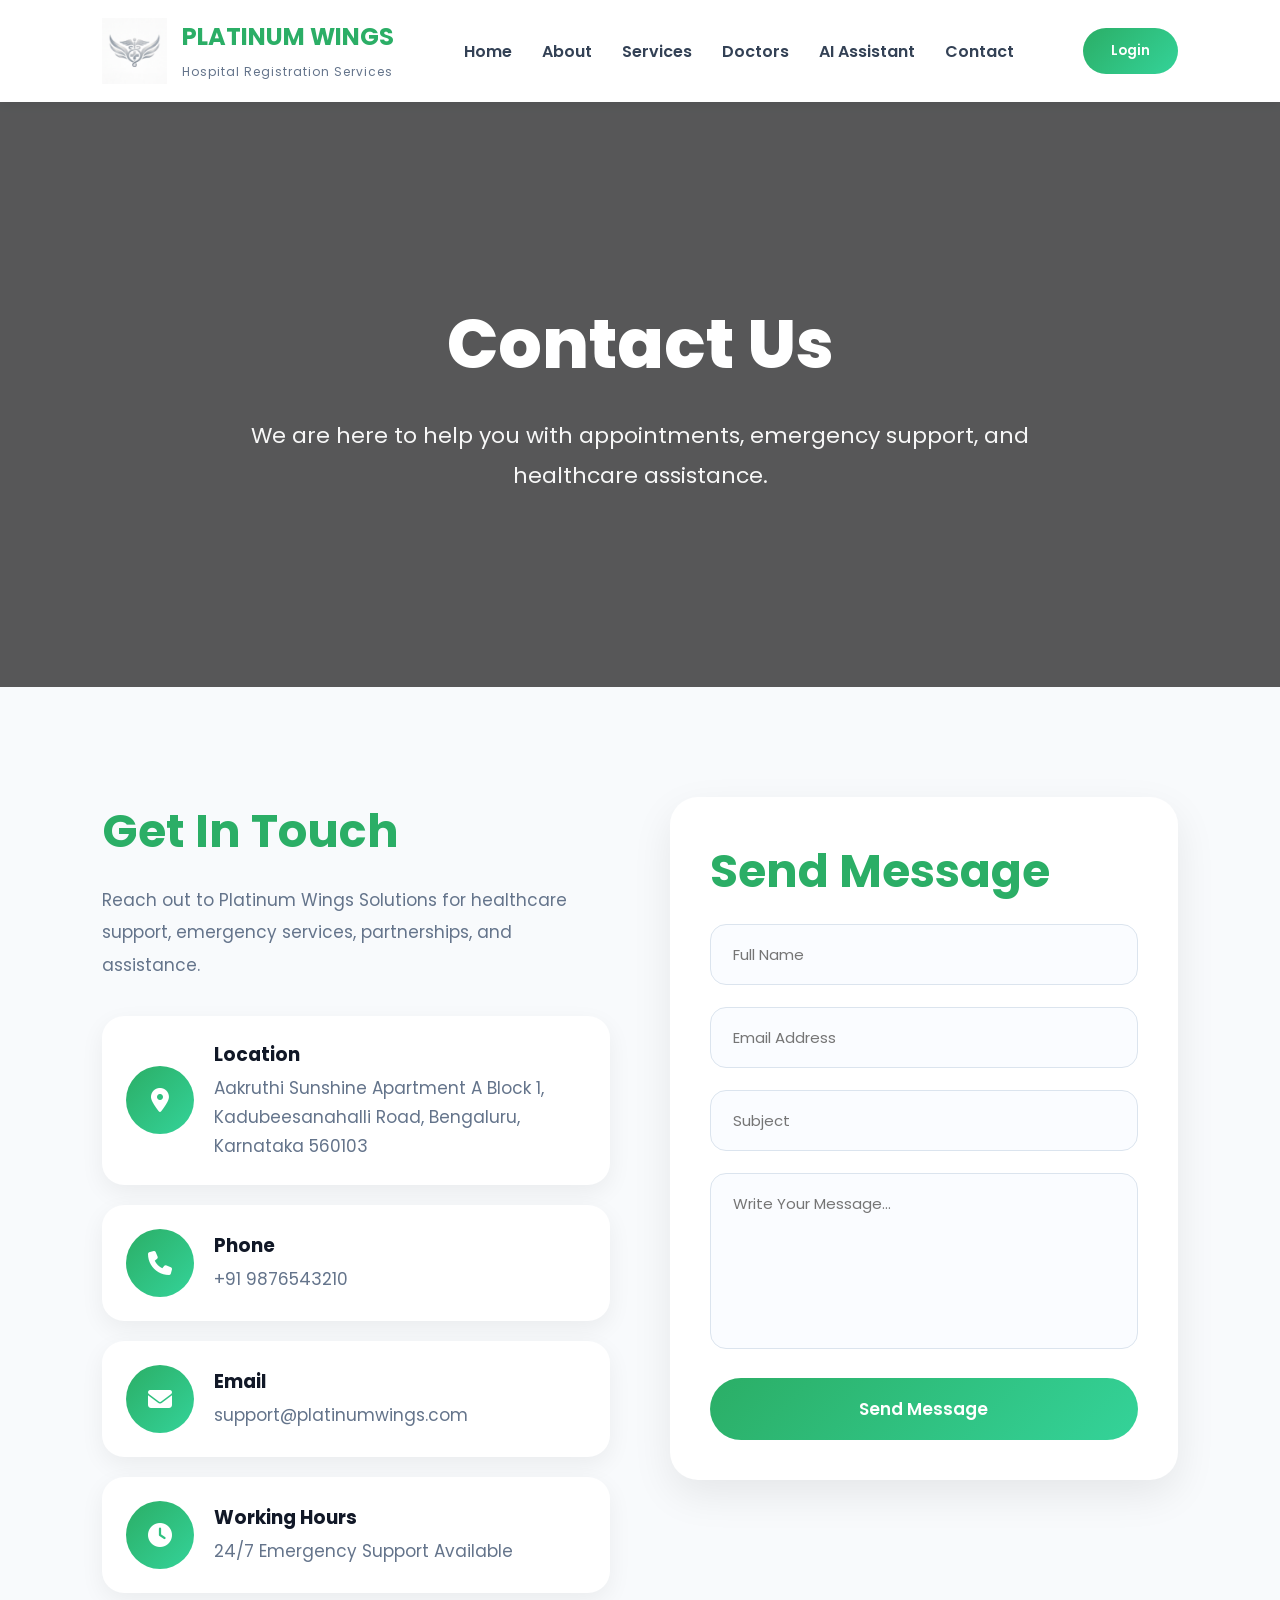
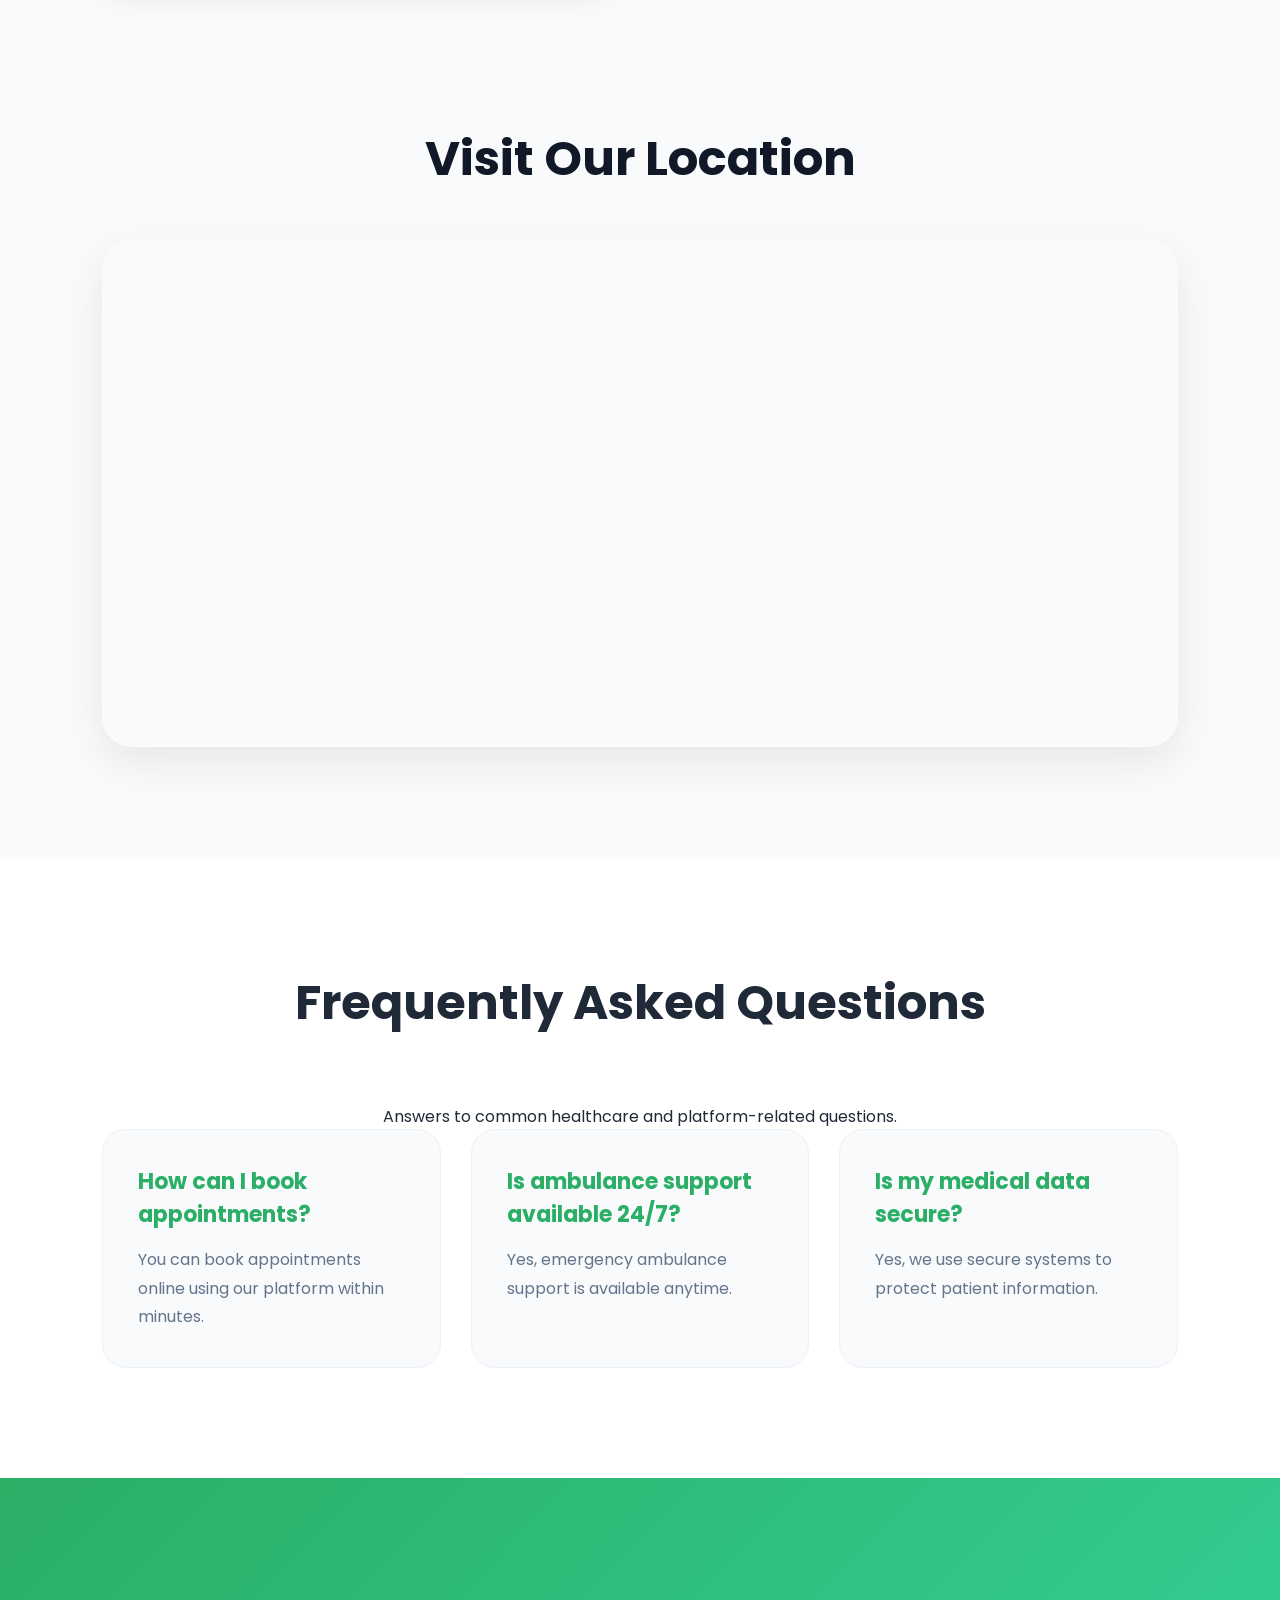
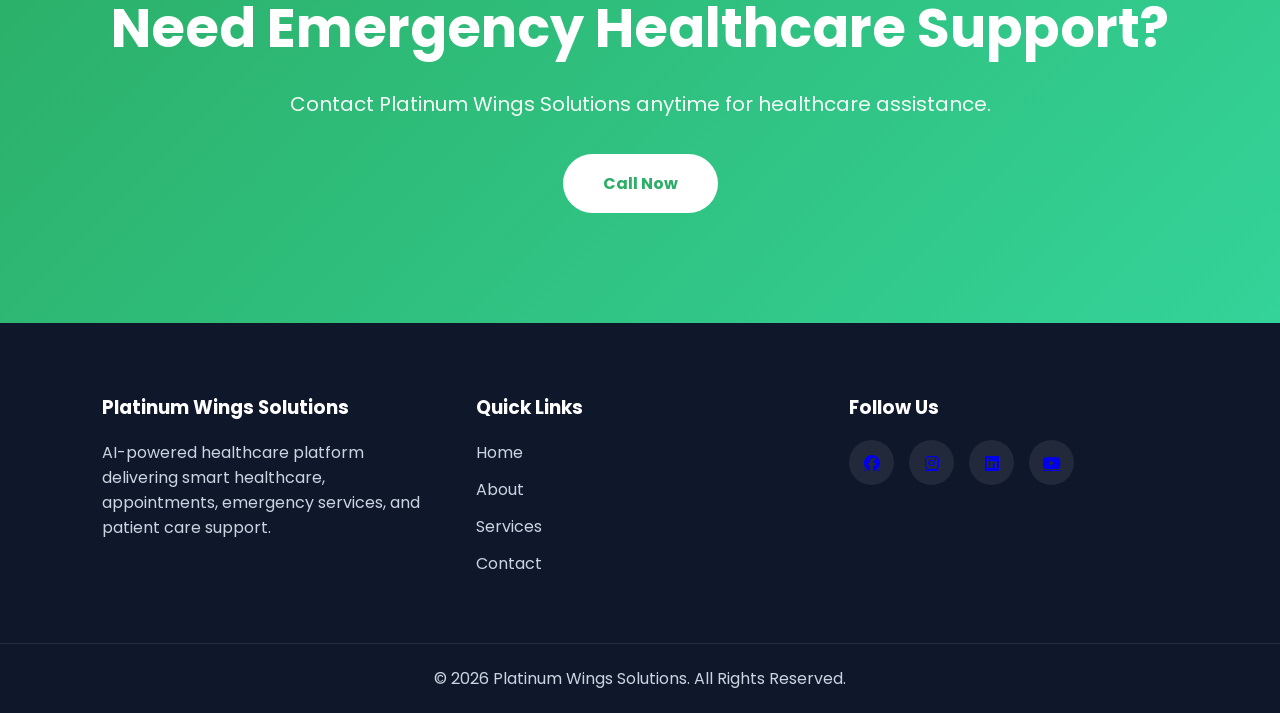
<file: HTML/contact.html>
<!DOCTYPE html>
<html lang="en">

<head>

    <meta charset="UTF-8">
    <meta name="viewport" content="width=device-width, initial-scale=1.0">

    <title>Contact Us | Platinum Wings Solutions</title>

    <!-- GOOGLE FONT -->
    <link href="https://fonts.googleapis.com/css2?family=Poppins:wght@300;400;500;600;700;800&display=swap"
        rel="stylesheet">

    <!-- CSS -->
    <link rel="stylesheet" href="../CSS/contact.css">

    <!-- FONT AWESOME -->
    <link rel="stylesheet"
        href="https://cdnjs.cloudflare.com/ajax/libs/font-awesome/6.5.1/css/all.min.css">

</head>

<body>

<header>
    <nav class="navbar">

        <div class="logo-section">

            <img src="../RESOURCES/PWS Logo.png" alt="PWS Logo">

            <div>
                <h2>PLATINUM WINGS</h2>
                <span>Hospital Registration Services</span>
            </div>

        </div>

        <ul class="nav-links">

            <li><a href="../index.html">Home</a></li>
            <li><a href="./about.html">About</a></li>
            <li><a href="./services.html">Services</a></li>
            <li><a href="./doctors.html">Doctors</a></li>
            <li><a href="./ai-assistant.html">AI Assistant</a></li>
            <li><a href="./contact.html">Contact</a></li>

        </ul>

        <button onclick="window.location.href='./login.html'" class="nav-btn">
            Login
        </button>

    </nav>
</header>

<!-- HERO -->

<section class="contact-hero">

    <div class="overlay"></div>

    <div class="hero-content">

        <h1>Contact Us</h1>

        <p>
            We are here to help you with appointments,
            emergency support, and healthcare assistance.
        </p>

    </div>

</section>

<!-- CONTACT -->

<section class="contact-section">

    <div class="contact-left">

        <h2>Get In Touch</h2>

        <p>
            Reach out to Platinum Wings Solutions for healthcare support,
            emergency services, partnerships, and assistance.
        </p>

        <div class="contact-card">

            <i class="fa-solid fa-location-dot"></i>

            <div>

                <h3>Location</h3>

                <p>
                    Aakruthi Sunshine Apartment A Block 1,
                    Kadubeesanahalli Road,
                    Bengaluru, Karnataka 560103
                </p>

            </div>

        </div>

        <div class="contact-card">

            <i class="fa-solid fa-phone"></i>

            <div>

                <h3>Phone</h3>

                <p>+91 9876543210</p>

            </div>

        </div>

        <div class="contact-card">

            <i class="fa-solid fa-envelope"></i>

            <div>

                <h3>Email</h3>

                <p>support@platinumwings.com</p>

            </div>

        </div>

        <div class="contact-card">

            <i class="fa-solid fa-clock"></i>

            <div>

                <h3>Working Hours</h3>

                <p>24/7 Emergency Support Available</p>

            </div>

        </div>

    </div>

    <div class="contact-right">

        <form id="contactForm">

            <h2>Send Message</h2>

            <div class="input-group">
                <input type="text" placeholder="Full Name" required>
            </div>

            <div class="input-group">
                <input type="email" placeholder="Email Address" required>
            </div>

            <div class="input-group">
                <input type="text" placeholder="Subject" required>
            </div>

            <div class="input-group">
                <textarea rows="6"
                    placeholder="Write Your Message..."
                    required></textarea>
            </div>

            <button type="submit">
                Send Message
            </button>

        </form>

    </div>

</section>

<!-- MAP -->

<section class="map-section">

    <h2>Visit Our Location</h2>

    <div class="map-container">

        <iframe
            src="https://maps.google.com/maps?q=Aakruthi%20Sunshine%20Apartment%20A%20Block%201%20Kadubeesanahalli%20Road%20Bengaluru%20560103&t=&z=15&ie=UTF8&iwloc=&output=embed"
            allowfullscreen=""
            loading="lazy">
        </iframe>

    </div>

</section>

<!-- FAQ -->

<section class="faq-section">

    <h2>Frequently Asked Questions</h2>

    <p class="section-subtitle">
        Answers to common healthcare and platform-related questions.
    </p>

    <div class="faq-container">

        <div class="faq-box">

            <h3>
                How can I book appointments?
            </h3>

            <p>
                You can book appointments online using our platform
                within minutes.
            </p>

        </div>

        <div class="faq-box">

            <h3>
                Is ambulance support available 24/7?
            </h3>

            <p>
                Yes, emergency ambulance support is available anytime.
            </p>

        </div>

        <div class="faq-box">

            <h3>
                Is my medical data secure?
            </h3>

            <p>
                Yes, we use secure systems to protect patient information.
            </p>

        </div>

    </div>

</section>

<!-- CTA -->

<section class="cta-section">

    <h2>
        Need Emergency Healthcare Support?
    </h2>

    <p>
        Contact Platinum Wings Solutions anytime for healthcare assistance.
    </p>

    <button>
        Call Now
    </button>

</section>

<!-- FOOTER -->

<footer>

    <div class="footer-container">

        <div class="footer-about">

            <h3>Platinum Wings Solutions</h3>

            <p>
                AI-powered healthcare platform delivering smart healthcare,
                appointments, emergency services, and patient care support.
            </p>

        </div>

        <div class="footer-links">

            <h3>Quick Links</h3>

            <ul>

                <li><a href="../index.html">Home</a></li>
                <li><a href="./about.html">About</a></li>
                <li><a href="./services.html">Services</a></li>
                <li><a href="./contact.html">Contact</a></li>

            </ul>

        </div>

        <div class="footer-social">

            <h3>Follow Us</h3>

            <div class="social-icons">

                <a href="#"><i class="fa-brands fa-facebook"></i></a>
                <a href="#"><i class="fa-brands fa-instagram"></i></a>
                <a href="#"><i class="fa-brands fa-linkedin"></i></a>
                <a href="#"><i class="fa-brands fa-youtube"></i></a>

            </div>

        </div>

    </div>

    <div class="footer-bottom">

        <p>
            © 2026 Platinum Wings Solutions. All Rights Reserved.
        </p>

    </div>

</footer>

<script src="../JS/contact.js"></script>

</body>
</html>
</file>
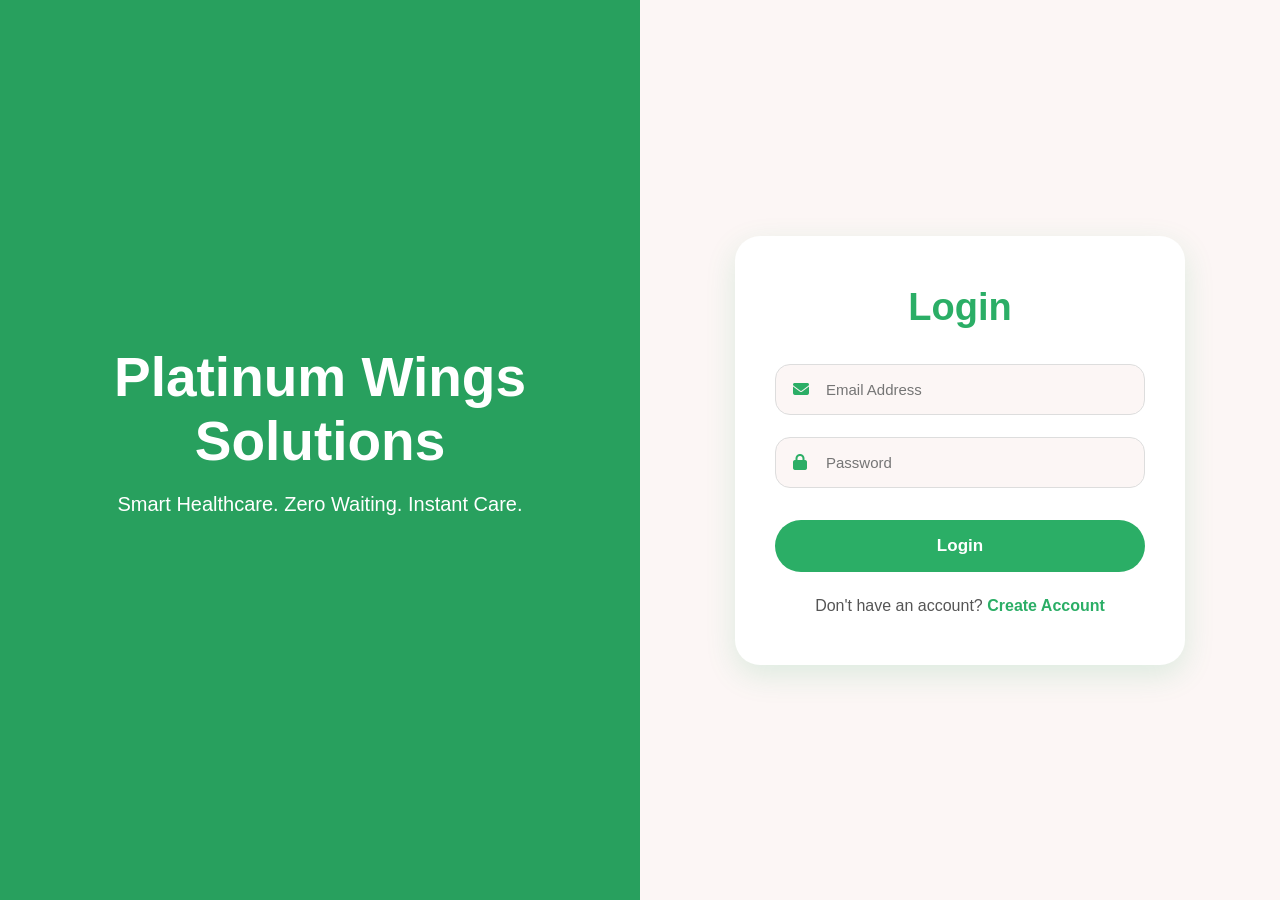
<file: HTML/login.html>
<!DOCTYPE html>
<html lang="en">

<head>

    <meta charset="UTF-8">
    <meta name="viewport" content="width=device-width, initial-scale=1.0">

    <title>Login | Platinum Wings Solutions</title>

    <!-- CSS -->
    <link rel="stylesheet" href="../CSS/login.css">

    <!-- Font Awesome -->
    <link rel="stylesheet"
    href="https://cdnjs.cloudflare.com/ajax/libs/font-awesome/6.5.1/css/all.min.css">

</head>

<body>

    <div class="container">

        <!-- LEFT SIDE -->

        <div class="left-panel">

            <div class="overlay"></div>

            <div class="left-content">

                <h1>Platinum Wings Solutions</h1>

                <p>
                    Smart Healthcare. Zero Waiting. Instant Care.
                </p>

            </div>

        </div>


        <!-- RIGHT SIDE -->

        <div class="right-panel">

            <div class="form-container">

                <!-- LOGIN FORM -->

                <form class="form login-form active">

                    <h2>Login</h2>

                    <div class="input-box">

                        <i class="fa-solid fa-envelope"></i>

                        <input
                            type="email"
                            placeholder="Email Address"
                            required>

                    </div>

                    <div class="input-box">

                        <i class="fa-solid fa-lock"></i>

                        <input
                            type="password"
                            placeholder="Password"
                            required>

                    </div>

                    <button type="submit">
                        Login
                    </button>

                    <p class="switch-text">
                        Don't have an account?
                        <span id="showSignup">
                            Create Account
                        </span>
                    </p>

                </form>



                <!-- SIGNUP FORM -->

                <form class="form signup-form">

                    <h2>Create Account</h2>

                    <div class="input-box">

                        <i class="fa-solid fa-user"></i>

                        <input
                            type="text"
                            placeholder="Full Name"
                            required>

                    </div>


                    <div class="input-box">

                        <i class="fa-solid fa-phone"></i>

                        <input
                            type="tel"
                            placeholder="Phone Number"
                            required>

                    </div>


                    <div class="input-box">

                        <i class="fa-solid fa-envelope"></i>

                        <input
                            type="email"
                            placeholder="Email Address"
                            required>

                    </div>


                    <div class="input-box">

                        <i class="fa-solid fa-cake-candles"></i>

                        <input
                            type="number"
                            placeholder="Age"
                            required>

                    </div>


                    <div class="input-box">

                        <i class="fa-solid fa-venus-mars"></i>

                        <select required>

                            <option value="">
                                Select Gender
                            </option>

                            <option>
                                Male
                            </option>

                            <option>
                                Female
                            </option>

                            <option>
                                Other
                            </option>

                        </select>

                    </div>


                    <div class="input-box">

                        <i class="fa-solid fa-lock"></i>

                        <input
                            type="password"
                            placeholder="Create Password"
                            required>

                    </div>

                    <button type="submit">
                        Create Account
                    </button>

                    <p class="switch-text">
                        Already have an account?
                        <span id="showLogin">
                            Login
                        </span>
                    </p>

                </form>

            </div>

        </div>

    </div>

    <!-- JS -->
    <script src="../JS/login.js"></script>

</body>

</html>
</file>
<file: CSS/contact.css>
/* GOOGLE FONT */
@import url('https://fonts.googleapis.com/css2?family=Poppins:wght@300;400;500;600;700;800&display=swap');

*{
    margin:0;
    padding:0;
    box-sizing:border-box;
    font-family:'Poppins',sans-serif;
    scroll-behavior:smooth;
}

body{
    background:#f8fafc;
    color:#1f2937;
    overflow-x:hidden;
}

/* =========================
   NAVBAR
========================= */

header{
    top:0;
    z-index:1000;
}

.navbar{
    padding:18px 8%;
    background:rgba(255,255,255,0.96);
    backdrop-filter:blur(14px);
    display:flex;
    justify-content:space-between;
    align-items:center;
    box-shadow:0 5px 25px rgba(0,0,0,0.06);
}

.logo-section{
    display:flex;
    align-items:center;
    gap:15px;
}

.logo-section img{
    width:65px;
    transition:0.4s;
}

.logo-section img:hover{
    transform:rotate(-5deg) scale(1.05);
}

.logo-section h2{
    font-size:24px;
    color:#2BAE66;
    margin-bottom:4px;
    font-weight:700;
}

.logo-section span{
    font-size:12px;
    color:#64748b;
    letter-spacing:1px;
}

.nav-links{
    display:flex;
    list-style:none;
    gap:30px;
}

.nav-links a{
    text-decoration:none;
    color:#334155;
    font-weight:600;
    position:relative;
    transition:0.3s;
}

.nav-links a::after{
    content:'';
    position:absolute;
    left:0;
    bottom:-6px;
    width:0;
    height:3px;
    background:#2BAE66;
    transition:0.3s;
}

.nav-links a:hover{
    color:#2BAE66;
}

.nav-links a:hover::after{
    width:100%;
}

.nav-btn{
    background:linear-gradient(135deg,#2BAE66,#34d399);
    color:white;
    border:none;
    padding:13px 28px;
    border-radius:40px;
    cursor:pointer;
    font-weight:600;
    transition:0.35s;
}

.nav-btn:hover{
    transform:translateY(-3px);
    box-shadow:0 12px 25px rgba(43,174,102,0.35);
}

/* =========================
   HERO
========================= */

.contact-hero{
    height:65vh;
    background:
    linear-gradient(rgba(0,0,0,0.65),
    rgba(0,0,0,0.65)),
    url('https://images.unsplash.com/photo-1516574187841-cb9cc2ca948b?auto=format&fit=crop&w=1600&q=80');
    background-size:cover;
    background-position:center;
    display:flex;
    justify-content:center;
    align-items:center;
    text-align:center;
    position:relative;
}

.hero-content{
    max-width:850px;
    color:white;
    animation:fadeUp 1s ease;
}

.hero-content h1{
    font-size:68px;
    margin-bottom:20px;
    font-weight:800;
}

.hero-content p{
    font-size:22px;
    line-height:1.8;
    opacity:0.95;
}

/* =========================
   CONTACT SECTION
========================= */

.contact-section{
    padding:110px 8%;
    display:grid;
    grid-template-columns:1fr 1fr;
    gap:60px;
    align-items:start;
}

.contact-left h2,
.contact-right h2{
    font-size:46px;
    color:#2BAE66;
    margin-bottom:18px;
    font-weight:700;
}

.contact-left p{
    color:#64748b;
    line-height:1.9;
    margin-bottom:35px;
    font-size:17px;
}

.contact-card{
    display:flex;
    align-items:center;
    gap:20px;
    background:white;
    padding:24px;
    border-radius:22px;
    margin-bottom:20px;
    box-shadow:0 8px 25px rgba(0,0,0,0.06);
    transition:0.35s;
}

.contact-card:hover{
    transform:translateY(-8px);
    box-shadow:0 20px 40px rgba(0,0,0,0.08);
}

.contact-card i{
    width:68px;
    height:68px;
    border-radius:50%;
    background:linear-gradient(135deg,#2BAE66,#34d399);
    color:white;
    display:flex;
    justify-content:center;
    align-items:center;
    font-size:24px;
    flex-shrink:0;
}

.contact-card h3{
    margin-bottom:5px;
    color:#111827;
}

.contact-card p{
    margin:0;
    color:#64748b;
    line-height:1.7;
}

/* =========================
   FORM
========================= */

.contact-right{
    background:white;
    padding:40px;
    border-radius:28px;
    box-shadow:0 15px 40px rgba(0,0,0,0.08);
}

.input-group{
    margin-bottom:22px;
}

.input-group input,
.input-group textarea{
    width:100%;
    padding:18px 22px;
    border:1px solid #dbe4ee;
    border-radius:16px;
    outline:none;
    font-size:15px;
    transition:0.3s;
    background:#fafcff;
}

.input-group input:focus,
.input-group textarea:focus{
    border-color:#2BAE66;
    box-shadow:0 0 0 4px rgba(43,174,102,0.15);
}

textarea{
    resize:none;
}

.contact-right button{
    width:100%;
    padding:18px;
    border:none;
    border-radius:50px;
    background:linear-gradient(135deg,#2BAE66,#34d399);
    color:white;
    font-size:17px;
    font-weight:600;
    cursor:pointer;
    transition:0.35s;
}

.contact-right button:hover{
    transform:translateY(-3px);
    box-shadow:0 15px 30px rgba(43,174,102,0.3);
}

/* =========================
   MAP
========================= */

.map-section{
    padding:0 8% 110px;
    text-align:center;
}

.map-section h2{
    font-size:48px;
    margin-bottom:45px;
    color:#111827;
}

.map-container{
    overflow:hidden;
    border-radius:30px;
    box-shadow:0 15px 40px rgba(0,0,0,0.08);
}

.map-container iframe{
    width:100%;
    height:500px;
    border:none;
}

/* =========================
   FAQ
========================= */

.faq-section{
    padding:110px 8%;
    background:white;
    text-align:center;
}

.faq-section h2{
    font-size:48px;
    margin-bottom:65px;
}

.faq-container{
    display:grid;
    grid-template-columns:repeat(auto-fit,minmax(320px,1fr));
    gap:30px;
}

.faq-box{
    background:#f8fafc;
    padding:35px;
    border-radius:24px;
    text-align:left;
    transition:0.35s;
    border:1px solid #edf2f7;
}

.faq-box:hover{
    transform:translateY(-8px);
    box-shadow:0 15px 30px rgba(0,0,0,0.06);
}

.faq-box h3{
    margin-bottom:15px;
    color:#2BAE66;
    font-size:22px;
}

.faq-box p{
    color:#64748b;
    line-height:1.8;
}

/* =========================
   CTA
========================= */

.cta-section{
    padding:110px 8%;
    text-align:center;
    background:linear-gradient(135deg,#2BAE66,#34d399);
    color:white;
}

.cta-section h2{
    font-size:54px;
    margin-bottom:20px;
    font-weight:700;
}

.cta-section p{
    font-size:20px;
    margin-bottom:35px;
    opacity:0.95;
}

.cta-section button{
    padding:17px 40px;
    border:none;
    border-radius:50px;
    background:white;
    color:#2BAE66;
    font-weight:700;
    cursor:pointer;
    font-size:16px;
    transition:0.35s;
}

.cta-section button:hover{
    transform:translateY(-4px);
    box-shadow:0 15px 30px rgba(255,255,255,0.25);
}

/* =========================
   FOOTER
========================= */

footer{
    background:#0f172a;
    color:white;
    padding-top:70px;
}

.footer-container{
    display:grid;
    grid-template-columns:repeat(auto-fit,minmax(250px,1fr));
    gap:45px;
    padding:0 8% 55px;
}

.footer-container h3{
    margin-bottom:18px;
}

.footer-about p,
.footer-links a{
    color:#cbd5e1;
}

.footer-links ul{
    list-style:none;
}

.footer-links li{
    margin:12px 0;
}

.footer-links a{
    text-decoration:none;
    transition:0.3s;
}

.footer-links a:hover{
    color:#34d399;
}

.social-icons{
    display:flex;
    gap:15px;
}

.social-icons i{
    width:45px;
    height:45px;
    background:rgba(255,255,255,0.08);
    border-radius:50%;
    display:flex;
    align-items:center;
    justify-content:center;
    cursor:pointer;
    transition:0.35s;
}

.social-icons i:hover{
    background:#2BAE66;
    transform:translateY(-4px);
}

.footer-bottom{
    text-align:center;
    padding:22px;
    border-top:1px solid rgba(255,255,255,0.1);
    color:#cbd5e1;
}

/* =========================
   ANIMATIONS
========================= */

@keyframes fadeUp{
    from{
        opacity:0;
        transform:translateY(40px);
    }
    to{
        opacity:1;
        transform:translateY(0);
    }
}

/* =========================
   RESPONSIVE DESIGN
========================= */

/* Tablets */
@media screen and (max-width: 992px){

    .navbar{
        padding:15px 5%;
        flex-direction:column;
        gap:15px;
    }

    .nav-links{
        display:flex;
        flex-wrap:wrap;
        justify-content:center;
        gap:18px;
    }

    .contact-hero{
        height:60vh;
        padding:0 5%;
    }

    .hero-content h1{
        font-size:54px;
    }

    .hero-content p{
        font-size:19px;
    }

    .contact-section{
        grid-template-columns:1fr;
        padding:90px 5%;
        gap:50px;
    }

    .contact-left,
    .contact-right{
        width:100%;
    }

    .contact-left h2,
    .contact-right h2,
    .map-section h2,
    .faq-section h2{
        font-size:40px;
    }

    .map-section,
    .faq-section,
    .cta-section{
        padding-left:5%;
        padding-right:5%;
    }

    .cta-section h2{
        font-size:42px;
    }
}


/* Mobile */
@media screen and (max-width: 768px){

    .navbar{
        padding:14px 5%;
    }

    .logo-section{
        flex-direction:column;
        text-align:center;
        gap:8px;
    }

    .logo-section img{
        width:55px;
    }

    .logo-section h2{
        font-size:22px;
    }

    .nav-links{
        width:100%;
        justify-content:center;
        gap:12px;
    }

    .nav-links a{
        font-size:14px;
    }

    .nav-btn{
        width:100%;
        max-width:250px;
    }

    .contact-hero{
        height:55vh;
        padding:0 5%;
    }

    .hero-content{
        width:100%;
    }

    .hero-content h1{
        font-size:42px;
        line-height:1.2;
    }

    .hero-content p{
        font-size:16px;
        line-height:1.7;
    }

    .contact-section{
        padding:70px 5%;
        gap:40px;
    }

    .contact-left h2,
    .contact-right h2{
        font-size:34px;
    }

    .contact-left p{
        font-size:16px;
    }

    .contact-card{
        flex-direction:column;
        text-align:center;
        padding:25px 20px;
    }

    .contact-card i{
        width:60px;
        height:60px;
        font-size:22px;
    }

    .contact-right{
        padding:30px 20px;
        border-radius:22px;
    }

    .input-group input,
    .input-group textarea{
        padding:16px 18px;
        font-size:14px;
    }

    .contact-right button{
        padding:16px;
    }

    .map-section{
        padding:0 5% 70px;
    }

    .map-section h2{
        font-size:34px;
        margin-bottom:30px;
    }

    .map-container{
        border-radius:20px;
    }

    .map-container iframe{
        height:350px;
    }

    .faq-section{
        padding:70px 5%;
    }

    .faq-section h2{
        font-size:34px;
        margin-bottom:40px;
    }

    .faq-container{
        grid-template-columns:1fr;
    }

    .faq-box{
        padding:28px 22px;
    }

    .faq-box h3{
        font-size:20px;
    }

    .cta-section{
        padding:70px 5%;
    }

    .cta-section h2{
        font-size:34px;
    }

    .cta-section p{
        font-size:17px;
    }

    .cta-section button{
        width:100%;
        max-width:300px;
    }

    .footer-container{
        grid-template-columns:1fr;
        text-align:center;
        padding:0 5% 50px;
    }

    .social-icons{
        justify-content:center;
        flex-wrap:wrap;
    }
}


/* Small Phones */
@media screen and (max-width: 480px){

    .contact-hero{
        height:50vh;
    }

    .hero-content h1{
        font-size:34px;
    }

    .hero-content p{
        font-size:15px;
    }

    .contact-left h2,
    .contact-right h2,
    .map-section h2,
    .faq-section h2,
    .cta-section h2{
        font-size:28px;
    }

    .contact-card{
        padding:22px 18px;
    }

    .contact-card i{
        width:55px;
        height:55px;
        font-size:20px;
    }

    .contact-card h3{
        font-size:18px;
    }

    .contact-card p{
        font-size:14px;
    }

    .map-container iframe{
        height:280px;
    }

    .faq-box{
        padding:24px 18px;
    }

    .faq-box h3{
        font-size:18px;
    }

    .faq-box p{
        font-size:14px;
    }

    .cta-section p{
        font-size:15px;
    }

    .footer-bottom{
        font-size:14px;
        padding:18px;
    }
}
</file>
<file: CSS/login.css>
*{
    margin:0;
    padding:0;
    box-sizing:border-box;
    font-family:Arial, Helvetica, sans-serif;
}

body{
    background:#FCF6F5;
    height:100vh;
}

.container{
    width:100%;
    height:100vh;
    display:flex;
}

/* LEFT PANEL */

.left-panel{
    width:50%;
    background:#2BAE66;
    position:relative;
    display:flex;
    align-items:center;
    justify-content:center;
    overflow:hidden;
}

.overlay{
    position:absolute;
    width:100%;
    height:100%;
    background:rgba(0,0,0,0.08);
}

.left-content{
    position:relative;
    z-index:2;
    text-align:center;
    color:white;
    padding:40px;
}

.left-content h1{
    font-size:55px;
    margin-bottom:20px;
}

.left-content p{
    font-size:20px;
    margin-bottom:40px;
}

.left-content img{
    width:80%;
    max-width:450px;
    animation:float 3s infinite ease-in-out;
}

@keyframes float{

    0%{
        transform:translateY(0px);
    }

    50%{
        transform:translateY(-15px);
    }

    100%{
        transform:translateY(0px);
    }

}

/* RIGHT PANEL */

.right-panel{
    width:50%;
    display:flex;
    align-items:center;
    justify-content:center;
    padding:40px;
}

.form-container{
    width:100%;
    max-width:450px;
    background:white;
    padding:50px 40px;
    border-radius:25px;
    box-shadow:0 10px 30px rgba(43,174,102,0.15);
    position:relative;
    overflow:hidden;
}

/* FORMS */

.form{
    display:none;
    animation:fade 0.5s ease;
}

.form.active{
    display:block;
}

@keyframes fade{

    from{
        opacity:0;
        transform:translateY(20px);
    }

    to{
        opacity:1;
        transform:translateY(0);
    }

}

.form h2{
    text-align:center;
    margin-bottom:35px;
    color:#2BAE66;
    font-size:38px;
}

/* INPUTS */

.input-box{
    position:relative;
    margin-bottom:22px;
}

.input-box i{
    position:absolute;
    top:50%;
    left:18px;
    transform:translateY(-50%);
    color:#2BAE66;
}

.input-box input,
.input-box select{
    width:100%;
    padding:16px 16px 16px 50px;
    border:1px solid #ddd;
    border-radius:15px;
    outline:none;
    font-size:15px;
    background:#FCF6F5;
}

.input-box input:focus,
.input-box select:focus{
    border-color:#2BAE66;
}

/* BUTTON */

button{
    width:100%;
    padding:16px;
    border:none;
    border-radius:40px;
    background:#2BAE66;
    color:white;
    font-size:17px;
    font-weight:bold;
    cursor:pointer;
    transition:0.3s;
    margin-top:10px;
}

button:hover{
    background:#23995a;
    transform:scale(1.02);
}

/* SWITCH TEXT */

.switch-text{
    text-align:center;
    margin-top:25px;
    color:#555;
}

.switch-text span{
    color:#2BAE66;
    font-weight:bold;
    cursor:pointer;
}

/* =========================
   RESPONSIVE DESIGN
========================= */

/* Tablets */
@media screen and (max-width: 992px){

    .container{
        flex-direction:column;
        height:auto;
        min-height:100vh;
    }

    .left-panel{
        width:100%;
        height:35vh;
    }

    .right-panel{
        width:100%;
        padding:40px 30px;
    }

    .left-content{
        padding:25px;
    }

    .left-content h1{
        font-size:42px;
    }

    .left-content p{
        font-size:17px;
        margin-bottom:25px;
    }

    .left-content img{
        width:220px;
    }

    .form-container{
        max-width:550px;
    }
}


/* Mobile */
@media screen and (max-width: 768px){

    body{
        height:auto;
    }

    .container{
        min-height:100vh;
    }

    .left-panel{
        height:30vh;
        min-height:240px;
    }

    .left-content{
        padding:20px;
    }

    .left-content h1{
        font-size:34px;
        margin-bottom:10px;
    }

    .left-content p{
        font-size:15px;
        margin-bottom:15px;
    }

    .left-content img{
        width:170px;
    }

    .right-panel{
        padding:25px 15px;
    }

    .form-container{
        padding:35px 25px;
        border-radius:20px;
    }

    .form h2{
        font-size:30px;
        margin-bottom:25px;
    }

    .input-box{
        margin-bottom:18px;
    }

    .input-box i{
        left:15px;
        font-size:14px;
    }

    .input-box input,
    .input-box select{
        padding:14px 14px 14px 42px;
        font-size:14px;
        border-radius:12px;
    }

    button{
        padding:14px;
        font-size:15px;
    }

    .switch-text{
        font-size:14px;
        margin-top:18px;
    }
}


/* Small Phones */
@media screen and (max-width: 480px){

    .left-panel{
        height:28vh;
        min-height:220px;
    }

    .left-content h1{
        font-size:28px;
    }

    .left-content p{
        font-size:14px;
    }

    .left-content img{
        width:140px;
    }

    .right-panel{
        padding:15px 10px;
    }

    .form-container{
        padding:28px 18px;
        border-radius:16px;
        box-shadow:0 8px 20px rgba(43,174,102,0.12);
    }

    .form h2{
        font-size:26px;
    }

    .input-box input,
    .input-box select{
        font-size:13px;
        padding:13px 12px 13px 40px;
    }

    button{
        padding:13px;
        font-size:14px;
    }

    .switch-text{
        font-size:13px;
    }
}


/* Extra Small Devices */
@media screen and (max-width: 360px){

    .left-content h1{
        font-size:24px;
    }

    .left-content p{
        font-size:13px;
    }

    .left-content img{
        width:120px;
    }

    .form-container{
        padding:22px 15px;
    }

    .form h2{
        font-size:22px;
    }
}
</file>
